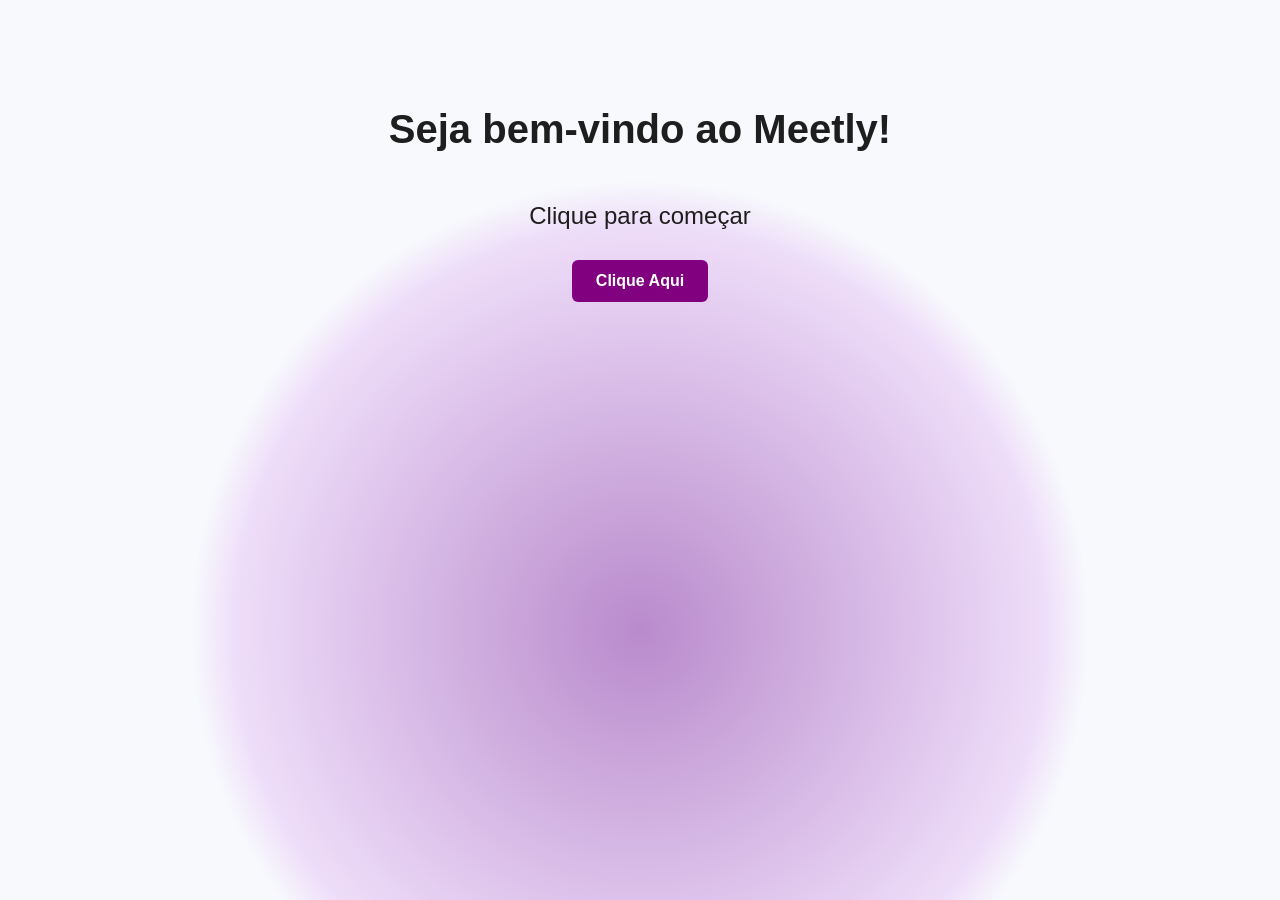
<file: index.html>
<!DOCTYPE html>
<html lang="pt-BR">
<head>
  <meta charset="UTF-8">
  <meta http-equiv="X-UA-Compatible" content="IE=edge">
  <meta name="viewport" content="width=device-width, initial-scale=1.0">
  <title>Meetly</title>
  <link rel="stylesheet" href="style.css">
</head>
<body>
  <div class="boas-vindas">
    <h1>Seja bem-vindo ao Meetly!</h1>
    <h2>Clique para começar</h2>
    
    <button id="btn-navegar" class="botao">Clique Aqui</button>
  </div>

  <script src="script.js"></script>
</body>
</html>
</file>
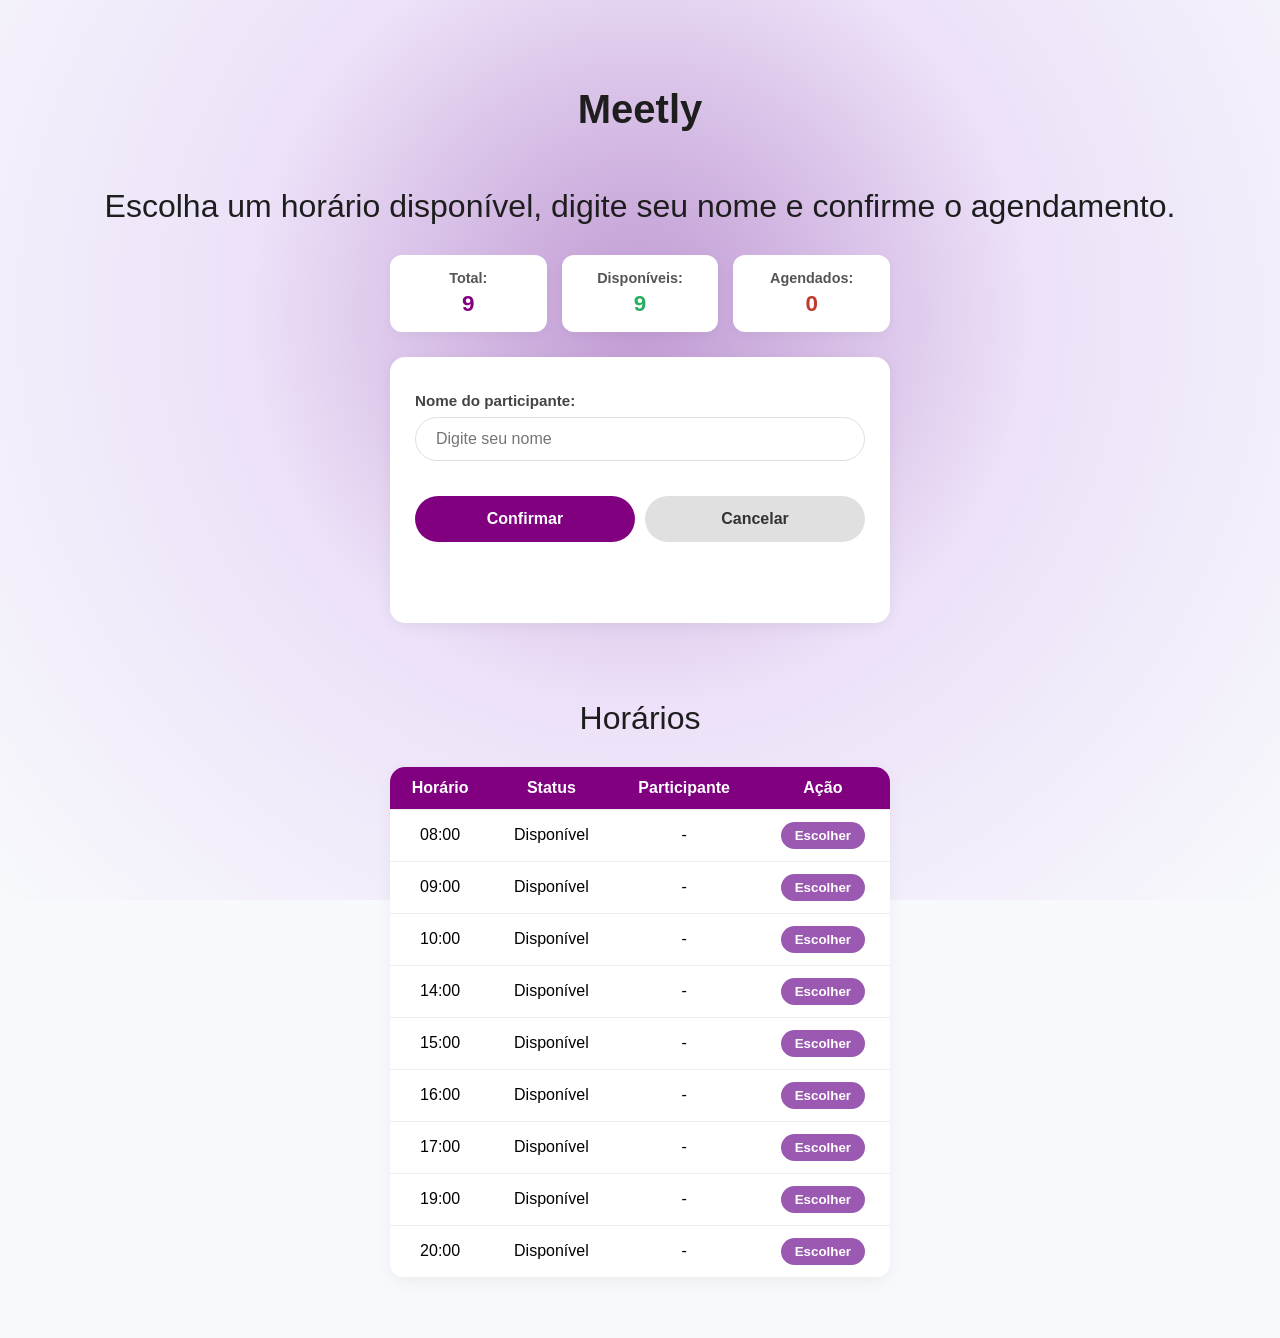
<file: pag2.html>
<!DOCTYPE html>
<html lang="en">
<head>
  <meta charset="UTF-8">
  <meta http-equiv="X-UA-Compatible" content="IE=edge">
  <meta name="viewport" content="width=device-width, initial-scale=1.0">
  <title>Meetly</title>
  <link rel="stylesheet" href="pag2.css?v=hard">
</head>
<body>
<div class="boas-vindas">
  <h1>Meetly</h1>
  
  <h2>Escolha um horário disponível, digite seu nome e confirme o agendamento.</h2>
  
  <div class="resumo-cards">
    <div class="card-resumo">Total: <span id="totalHorarios">0</span></div>
    <div class="card-resumo disponiveis">Disponíveis: <span id="totalDisponiveis">0</span></div>
    <div class="card-resumo agendados">Agendados: <span id="totalAgendados">0</span></div>
  </div>

  <div class="formulario">
    <label for="nome">Nome do participante:</label>
    <input type="text" placeholder="Digite seu nome" id="nome">
    
    <div class="botoes">
      <button id="confirmarBtn">Confirmar</button>
      <button id="cancelarBtn" class="cancelar">Cancelar</button>
    </div>
    
    <p id="mensagem"></p>
  </div> 

  <h2>Horários</h2>

  <table>
    <thead>
      <tr>
        <th>Horário</th>
        <th>Status</th>
        <th>Participante</th>
        <th>Ação</th>
      </tr>
    </thead>
    <tbody id="tabelaCorpo"></tbody>
  </table>
</div> 

  <script src="pag2.js?v=hard"></script>
</body>
</html>
</file>
<file: style.css>
/* Garante que o fundo ocupe a tela inteira */
body, html {
  margin: 0;
  padding: 0;
  width: 100%;
  height: 100%;
  font-family: sans-serif;
}

.boas-vindas {
  width: 100vw; /*ambos que tem esse "vh" tornam tudo de acordo com a tela completa*/
  height: 100vh;
  display: flex;
  flex-direction: column; 
  justify-content: flex-start;
  align-items: center;
  padding-top: 80px; 
  box-sizing: border-box;
  
  /*estilizando o fundo*/
  background:
    radial-gradient(
    circle at 50% 70%, 
    rgba(155, 89, 182, 0.7) 0%,
    rgba(212, 170, 240, 0.4) 45%,
    #f7f9fc 50%
  ); /*O circulo no fundo*/
}


h1 {
  color: #1e1e1e;
  font-size: 2.5rem;
  font-weight: 600; /*deixa o negrito de forma diferente*/
  margin-bottom: 10px; /*margem para baixo*/
}

h2{
  color: #1e1e1e;
  font-size: 2.rem;
  font-weight: 500;
  padding-top: 20px;
  margin-bottom: 30px;/* margem*/
  
}

.botao {
  
  background-color: purple; 
  color: white; 
  padding: 12px 24px; /*espaço de  dentro */
  
  font-size: 16px; 
  font-weight: bold;
  border: none; 
  border-radius: 6px; /* deixa redondinho*/
  cursor: pointer; /*deixa a "mãozinha"*/
  
  transition: background-color 0.3s ease; /* muda de cor devagar */
}

.botao:hover {
  background-color: black; /* muda a cor para preto */
}

.botao:active {
  transform: scale(0.98); /* Dá um leve efeito de "afundar" */
}
</file>
<file: pag2.css>
/* Garante que o fundo ocupe a tela inteira */
body, html {
  margin: 0;
  padding: 0;
  width: 100%;
  height: 100%;
  min-height: 100vh;
  font-family: sans-serif;
  background-color: #f7f9fc;

}

.boas-vindas {
  width: 100vw; /*ambos que tem esse "vh" tornam tudo de acordo com a tela completa*/
  min-height: 100vh; 
  display: flex;
  flex-direction: column; 
  justify-content: flex-start;
  align-items: center;
  padding: 60px 20px; 
  box-sizing: border-box;
  /*estilizando o fundo*/
background: radial-gradient(
    circle at 50% 35%, 
    rgba(155, 89, 182, 0.6) 0%,
    rgba(212, 170, 240, 0.3) 45%,
    #f7f9fc 100%
  ) no-repeat fixed; 
} 
 

h1 {
  color: #1e1e1e;
  font-size: 2.5rem;
  font-weight: 600; /*deixa o negrito de forma diferente*/
  margin-bottom: 10px; /*margem para baixo*/
  text-align: center; /* garante que o título fique centralizado */
}

h2 {
  color: #1e1e1e;
  font-size: 2rem; 
  font-weight: 500;
  padding-top: 20px;
  margin-bottom: 30px;/* margem*/
  text-align: center; 
}


.formulario {
  background: white;
  padding: 25px;
  border-radius: 15px;
  box-shadow: 0 4px 15px rgba(0,0,0,0.05);
  width: 100%;
  max-width: 500px; /*alinha o tamanho*/
  box-sizing: border-box;
  margin-bottom: 30px;
}

.nome, #nome {
  width: 100%;
  padding: 12px 20px;
  margin-top: 8px;
  margin-bottom: 15px;
  font-size: 1rem;
  border: 1px solid #e0e0e0;
  border-radius: 30px; /* deixa redondinho */
  outline: none;
  box-sizing: border-box;
  background-color: #fff;
  transition: all 0.3s ease;
}

/* efeito diferente quando clica para digitar ou selecionar */
.nome:focus, #nome:focus {
  border-color: #9b59b2;
  box-shadow: 0 0 8px rgba(155, 89, 182, 0.2);
}

label {
  display: block;
  font-size: 0.95rem;
  font-weight: bold;
  color: #444;
  margin-top: 10px;
  text-align: left; /* deixa o texto pra esquerda*/
}

/* ajeitando a mensagem */
#mensagem {
  margin-top: 20px;
  min-height: 20px; 
  font-weight: bold;
  text-align: center;
  display: block; /*deixa que o parágrafo fique como um bloco centralizado */
}

/* estilizando os botoes*/
.botoes {
  display: flex;
  gap: 10px; /*espaço*/
  margin-top: 20px;
}

/*estilizando os ids*/
#confirmarBtn, #cancelarBtn {
  flex: 1;
  padding: 14px 24px; /*espaço de  dentro ligeiramente maior para destaque */
  font-size: 16px; 
  font-weight: bold;
  border: none; 
  border-radius: 30px; /*deixa redondinho */
  cursor: pointer; /*deixa a "mãozinha"*/
  transition: all 0.3s ease; /* muda de cor devagar */
}

#confirmarBtn {
  background-color: purple; 
  color: white; 
}

#confirmarBtn:hover {
  background-color: black; /* muda a cor para preto */
}

#cancelarBtn {
  background-color: #e0e0e0;
  color: #333;
}

#cancelarBtn:hover {
  background-color: #d5d5d5; /* escurece o cinza quando passa o mouse */
}


#confirmarBtn:active, #cancelarBtn:active {
  transform: scale(0.98); /* dá um efeito de afundar */
}


table {
  margin: 0 auto;       /* fica centralizado na lateral */
  width: 100%;
  max-width: 500px;     /* impede que a tabela estique demais e saia do centro */
  border-collapse: collapse;
  background: white;
  border-radius: 15px; 
  overflow: hidden;     /* o fundo roxo do topo não suma com o arredondado */
  box-shadow: 0 4px 15px rgba(0, 0, 0, 0.05); /* um pouco de sombra*/
}

th, td {
  padding: 12px;
  text-align: center; 
  border-bottom: 1px solid #eee;
}

th {
  background-color: purple;
  color: white;
  font-weight: 600;
}

/* card/painel*/
.resumo-cards {
  display: flex;
  gap: 15px;
  margin-bottom: 25px;
  width: 100%;
  max-width: 500px;
}

.card-resumo {
  flex: 1;
  background: white;
  padding: 15px;
  text-align: center;
  font-weight: bold;
  border-radius: 12px;
  box-shadow: 0 4px 10px rgba(0,0,0,0.03);
  font-size: 0.9rem;
  color: #555;
}

.card-resumo span {
  display: block;
  font-size: 1.4rem;
  margin-top: 5px;
  color: purple;
}

.card-resumo.disponiveis span { color: #27ae60; }
.card-resumo.agendados span { color: #c0392b; }

/*destaquezinho na linha que clicar*/
tr.linha-selecionada {
  background-color: rgba(155, 89, 182, 0.15) !important;
}

/*botões da tabela*/
.btn-escolher, .btn-liberar {
  border: none;
  padding: 6px 14px;
  border-radius: 30px;
  cursor: pointer;
  font-weight: bold;
  transition: all 0.2s ease;
}

.btn-escolher {
  background-color: #9b59b2;
  color: white;
}

.btn-escolher:hover {
  background-color: black;
}

.btn-liberar {
  background-color: #e74c3c;
  color: white;
}

.btn-liberar:hover {
  background-color: #c0392b;
}

.texto-agendado {
  color: #c0392b;
  font-weight: bold;
}

/*pra que fique adquado a celular*/
@media (max-width: 600px) {
  
  /* diminuindo o titulo */
  h1 {
    font-size: 1.8rem;
  }
  
  h2 {
    font-size: 1.3rem;
    margin-bottom: 20px;
  }

  /*dando  o espacinho interno*/
  .boas-vindas {
    padding: 30px 15px;
  }

  /*ajeitando os cards em relação a responsividade*/
  .resumo-cards {
    flex-direction: column;
    gap: 10px;
  }

  /*ajeitando os btns em relaçao a responsividade*/
  .botoes {
    flex-direction: column;
    gap: 12px;
  }

  /*ajeitando a tabela em relaçao a responsividade*/
  table {
    display: block;
    width: 100%;
    overflow-x: auto; /* adequar a tela*/
    white-space: nowrap; /*pra que a linha nao vá quebrar*/
  }
}
</file>
